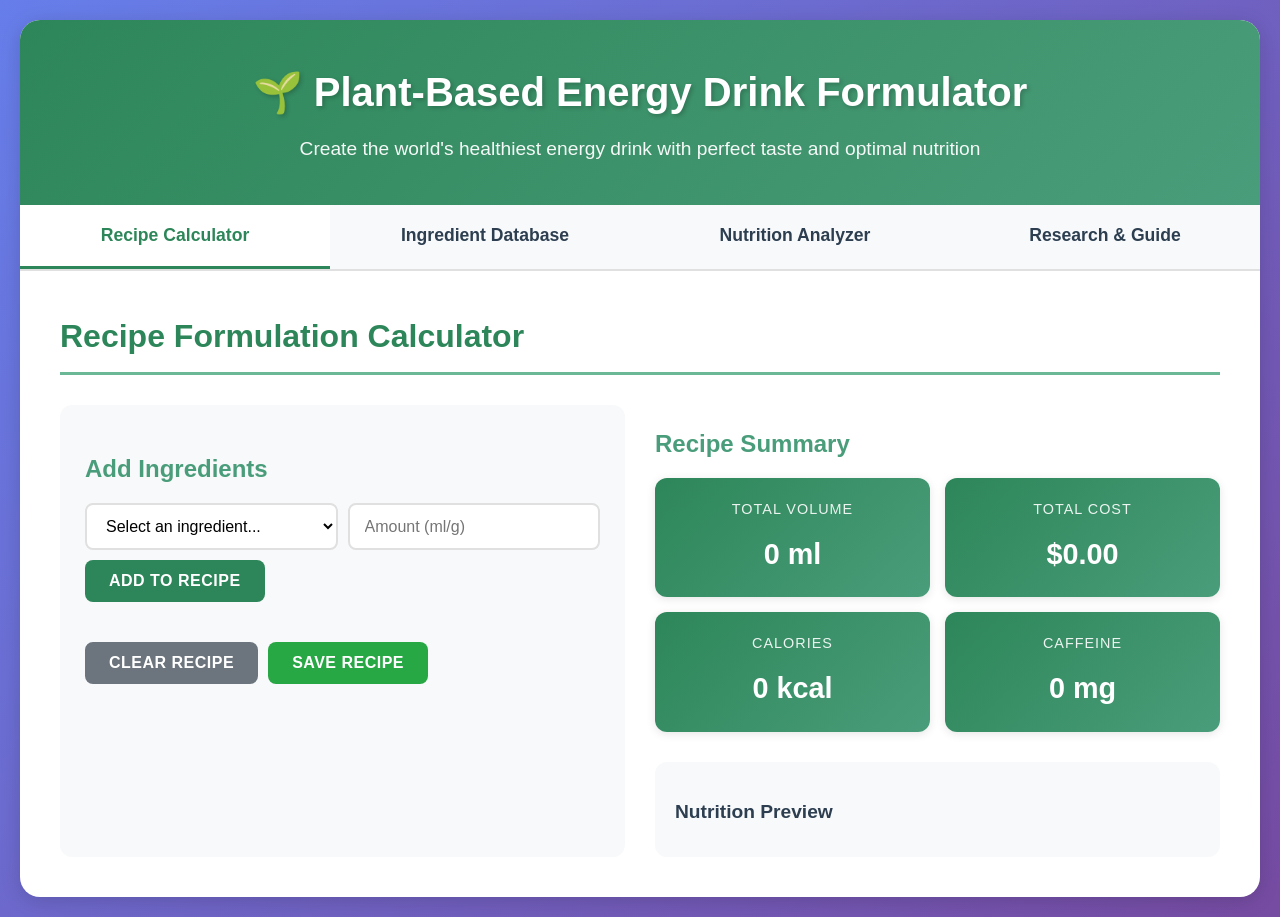
<file: index.html>
<!DOCTYPE html>
<html lang="en">
<head>
    <meta charset="UTF-8">
    <meta name="viewport" content="width=device-width, initial-scale=1.0, user-scalable=no">
    <meta name="apple-mobile-web-app-capable" content="yes">
    <meta name="apple-mobile-web-app-status-bar-style" content="black-translucent">
    <meta name="apple-mobile-web-app-title" content="Energy Formulator">
    <meta name="description" content="Create the world's healthiest plant-based energy drink with perfect taste and optimal nutrition">
    <title>Plant-Based Energy Drink Formulator</title>
    <link rel="manifest" href="manifest.json">
    <link rel="apple-touch-icon" href="icon-192.png">
    <link rel="stylesheet" href="styles.css">
</head>
<body>
    <div class="container">
        <header>
            <h1>🌱 Plant-Based Energy Drink Formulator</h1>
            <p class="subtitle">Create the world's healthiest energy drink with perfect taste and optimal nutrition</p>
        </header>

        <nav class="tabs">
            <button class="tab-btn active" data-tab="calculator">Recipe Calculator</button>
            <button class="tab-btn" data-tab="database">Ingredient Database</button>
            <button class="tab-btn" data-tab="nutrition">Nutrition Analyzer</button>
            <button class="tab-btn" data-tab="research">Research & Guide</button>
        </nav>

        <!-- Recipe Formulation Calculator -->
        <section id="calculator" class="tab-content active">
            <h2>Recipe Formulation Calculator</h2>
            <div class="calculator-grid">
                <div class="ingredient-inputs">
                    <h3>Add Ingredients</h3>
                    <div class="input-group">
                        <select id="ingredient-select" class="form-control">
                            <option value="">Select an ingredient...</option>
                        </select>
                        <input type="number" id="ingredient-amount" class="form-control" placeholder="Amount (ml/g)" step="0.1" min="0">
                        <button id="add-ingredient-btn" class="btn btn-primary">Add to Recipe</button>
                    </div>
                    <div id="recipe-list" class="recipe-list"></div>
                    <div class="recipe-actions">
                        <button id="clear-recipe-btn" class="btn btn-secondary">Clear Recipe</button>
                        <button id="save-recipe-btn" class="btn btn-success">Save Recipe</button>
                    </div>
                </div>
                <div class="recipe-summary">
                    <h3>Recipe Summary</h3>
                    <div id="recipe-stats" class="stats-grid">
                        <div class="stat-card">
                            <div class="stat-label">Total Volume</div>
                            <div class="stat-value" id="total-volume">0 ml</div>
                        </div>
                        <div class="stat-card">
                            <div class="stat-label">Total Cost</div>
                            <div class="stat-value" id="total-cost">$0.00</div>
                        </div>
                        <div class="stat-card">
                            <div class="stat-label">Calories</div>
                            <div class="stat-value" id="total-calories">0 kcal</div>
                        </div>
                        <div class="stat-card">
                            <div class="stat-label">Caffeine</div>
                            <div class="stat-value" id="total-caffeine">0 mg</div>
                        </div>
                    </div>
                    <div class="nutrition-preview">
                        <h4>Nutrition Preview</h4>
                        <div id="nutrition-preview-content"></div>
                    </div>
                </div>
            </div>
        </section>

        <!-- Ingredient Database -->
        <section id="database" class="tab-content">
            <h2>Ingredient Database</h2>
            <div class="search-bar">
                <input type="text" id="ingredient-search" class="form-control" placeholder="Search ingredients...">
                <select id="category-filter" class="form-control">
                    <option value="">All Categories</option>
                    <option value="energy">Energy Sources</option>
                    <option value="flavor">Flavor Enhancers</option>
                    <option value="electrolyte">Electrolytes</option>
                    <option value="antioxidant">Antioxidants</option>
                    <option value="vitamin">Vitamins</option>
                    <option value="sweetener">Natural Sweeteners</option>
                </select>
            </div>
            <div id="ingredient-grid" class="ingredient-grid"></div>
        </section>

        <!-- Nutrition Analyzer -->
        <section id="nutrition" class="tab-content">
            <h2>Nutrition Analyzer</h2>
            <div class="analyzer-container">
                <div class="nutrition-input">
                    <h3>Enter Recipe Nutrition Data</h3>
                    <div class="nutrition-form">
                        <div class="form-row">
                            <label>Volume (ml):</label>
                            <input type="number" id="analyzer-volume" class="form-control" value="250" min="0">
                        </div>
                        <div class="form-row">
                            <label>Calories:</label>
                            <input type="number" id="analyzer-calories" class="form-control" value="0" min="0">
                        </div>
                        <div class="form-row">
                            <label>Caffeine (mg):</label>
                            <input type="number" id="analyzer-caffeine" class="form-control" value="0" min="0">
                        </div>
                        <div class="form-row">
                            <label>Sugar (g):</label>
                            <input type="number" id="analyzer-sugar" class="form-control" value="0" min="0">
                        </div>
                        <div class="form-row">
                            <label>Protein (g):</label>
                            <input type="number" id="analyzer-protein" class="form-control" value="0" min="0">
                        </div>
                        <button id="analyze-btn" class="btn btn-primary">Analyze Nutrition</button>
                    </div>
                </div>
                <div class="nutrition-results">
                    <h3>Analysis Results</h3>
                    <div id="nutrition-analysis" class="analysis-content"></div>
                </div>
            </div>
        </section>

        <!-- Research & Documentation -->
        <section id="research" class="tab-content">
            <h2>Research & Comprehensive Guide</h2>
            <div class="research-content">
                <div class="research-section">
                    <h3>🌿 Plant-Based Energy Sources</h3>
                    <div class="research-card">
                        <h4>Green Tea Extract</h4>
                        <p><strong>Benefits:</strong> Natural caffeine (20-50mg per serving), rich in L-theanine for sustained energy without crashes, high in antioxidants (EGCG).</p>
                        <p><strong>Usage:</strong> 50-100ml per 250ml drink. Provides smooth, sustained energy release.</p>
                    </div>
                    <div class="research-card">
                        <h4>Yerba Mate</h4>
                        <p><strong>Benefits:</strong> Contains caffeine, theobromine, and theophylline for multi-layered energy. Rich in vitamins A, C, E and minerals.</p>
                        <p><strong>Usage:</strong> 30-60ml per 250ml drink. Provides balanced, jitter-free energy.</p>
                    </div>
                    <div class="research-card">
                        <h4>Guarana</h4>
                        <p><strong>Benefits:</strong> Natural caffeine source (2-4x stronger than coffee beans), contains tannins and saponins for sustained release.</p>
                        <p><strong>Usage:</strong> 5-15ml extract per 250ml drink. Provides long-lasting energy boost.</p>
                    </div>
                    <div class="research-card">
                        <h4>Ginseng</h4>
                        <p><strong>Benefits:</strong> Adaptogenic herb that helps body adapt to stress, improves mental clarity and physical endurance.</p>
                        <p><strong>Usage:</strong> 10-20ml extract per 250ml drink. Enhances overall vitality.</p>
                    </div>
                </div>

                <div class="research-section">
                    <h3>🍋 Natural Flavor Enhancers</h3>
                    <div class="research-card">
                        <h4>Citrus Extracts</h4>
                        <p><strong>Lemon, Lime, Grapefruit:</strong> Natural citric acid provides refreshing taste, vitamin C boost, and helps with absorption of other nutrients.</p>
                        <p><strong>Usage:</strong> 20-40ml per 250ml drink for bright, energizing flavor.</p>
                    </div>
                    <div class="research-card">
                        <h4>Ginger</h4>
                        <p><strong>Benefits:</strong> Anti-inflammatory, aids digestion, provides warming, spicy flavor that complements energy drinks.</p>
                        <p><strong>Usage:</strong> 5-15ml extract per 250ml drink.</p>
                    </div>
                    <div class="research-card">
                        <h4>Mint</h4>
                        <p><strong>Benefits:</strong> Refreshing, cooling effect, aids digestion, natural breath freshener.</p>
                        <p><strong>Usage:</strong> 10-20ml extract per 250ml drink.</p>
                    </div>
                </div>

                <div class="research-section">
                    <h3>⚡ Electrolytes & Hydration</h3>
                    <div class="research-card">
                        <h4>Coconut Water</h4>
                        <p><strong>Benefits:</strong> Natural source of potassium, sodium, magnesium. Low in calories, high in hydration.</p>
                        <p><strong>Usage:</strong> 50-100ml per 250ml drink as base or additive.</p>
                    </div>
                    <div class="research-card">
                        <h4>Sea Salt</h4>
                        <p><strong>Benefits:</strong> Provides sodium and trace minerals. Enhances flavor and maintains electrolyte balance.</p>
                        <p><strong>Usage:</strong> Pinch (0.5-1g) per 250ml drink.</p>
                    </div>
                    <div class="research-card">
                        <h4>Magnesium Citrate</h4>
                        <p><strong>Benefits:</strong> Essential for energy production, muscle function, and prevents cramping.</p>
                        <p><strong>Usage:</strong> 100-200mg per 250ml drink.</p>
                    </div>
                </div>

                <div class="research-section">
                    <h3>🍯 Natural Sweeteners</h3>
                    <div class="research-card">
                        <h4>Stevia</h4>
                        <p><strong>Benefits:</strong> Zero calories, 200-300x sweeter than sugar, no glycemic impact, plant-based.</p>
                        <p><strong>Usage:</strong> 0.1-0.3g per 250ml drink (adjust to taste).</p>
                    </div>
                    <div class="research-card">
                        <h4>Monk Fruit Extract</h4>
                        <p><strong>Benefits:</strong> Zero calories, natural, no aftertaste, contains antioxidants.</p>
                        <p><strong>Usage:</strong> 0.2-0.5g per 250ml drink.</p>
                    </div>
                    <div class="research-card">
                        <h4>Agave Nectar</h4>
                        <p><strong>Benefits:</strong> Low glycemic index, natural, provides subtle sweetness and smooth texture.</p>
                        <p><strong>Usage:</strong> 5-15ml per 250ml drink (moderate use for lower sugar).</p>
                    </div>
                </div>

                <div class="research-section">
                    <h3>💊 Vitamins & Antioxidants</h3>
                    <div class="research-card">
                        <h4>Vitamin B Complex</h4>
                        <p><strong>Benefits:</strong> Essential for energy metabolism. B12, B6, B3 (Niacin) convert food to energy.</p>
                        <p><strong>Usage:</strong> 50-100% RDA per 250ml drink.</p>
                    </div>
                    <div class="research-card">
                        <h4>Vitamin C</h4>
                        <p><strong>Benefits:</strong> Antioxidant, supports immune system, enhances iron absorption, natural from citrus.</p>
                        <p><strong>Usage:</strong> 50-200mg per 250ml drink.</p>
                    </div>
                    <div class="research-card">
                        <h4>Coenzyme Q10</h4>
                        <p><strong>Benefits:</strong> Cellular energy production, powerful antioxidant, supports heart health.</p>
                        <p><strong>Usage:</strong> 30-100mg per 250ml drink.</p>
                    </div>
                </div>

                <div class="research-section">
                    <h3>📦 Packaging: Paper Cup with Aluminum Foil</h3>
                    <div class="research-card">
                        <h4>Why This Combination Works</h4>
                        <ul>
                            <li><strong>Paper Cup:</strong> Eco-friendly, biodegradable, sustainable, provides insulation</li>
                            <li><strong>Aluminum Foil Lining:</strong> Excellent thermal barrier, keeps drinks cold longer, prevents condensation, maintains temperature</li>
                            <li><strong>Benefits:</strong> Better than plastic (environmental), better than plain paper (thermal), maintains drink quality</li>
                        </ul>
                        <p><strong>Best Practices:</strong></p>
                        <ul>
                            <li>Use food-grade aluminum foil lining</li>
                            <li>Ensure proper seal to prevent leaks</li>
                            <li>Consider double-wall construction for maximum insulation</li>
                            <li>Use BPA-free materials throughout</li>
                        </ul>
                    </div>
                </div>

                <div class="research-section">
                    <h3>🎯 Optimal Recipe Formulation Strategy</h3>
                    <div class="research-card">
                        <h4>Creating the Perfect Balance</h4>
                        <ol>
                            <li><strong>Base (60-70%):</strong> Coconut water or filtered water with electrolytes</li>
                            <li><strong>Energy Blend (15-20%):</strong> Combination of green tea, yerba mate, guarana (aim for 80-150mg total caffeine)</li>
                            <li><strong>Flavor (10-15%):</strong> Citrus extracts, ginger, mint for refreshing taste</li>
                            <li><strong>Sweetener (2-5%):</strong> Stevia or monk fruit for zero-calorie sweetness</li>
                            <li><strong>Enhancements (3-5%):</strong> Vitamins, antioxidants, adaptogens</li>
                        </ol>
                        <p><strong>Target Nutrition per 250ml:</strong></p>
                        <ul>
                            <li>Calories: 10-30 (low calorie)</li>
                            <li>Caffeine: 80-150mg (moderate, sustained release)</li>
                            <li>Sugar: 0-5g (minimal, from natural sources only)</li>
                            <li>Vitamins: 50-100% RDA of B-complex, C</li>
                            <li>Electrolytes: Balanced sodium, potassium, magnesium</li>
                        </ul>
                    </div>
                </div>

                <div class="research-section">
                    <h3>🔬 Taste Optimization Tips</h3>
                    <div class="research-card">
                        <h4>Maintaining Great Taste</h4>
                        <ul>
                            <li><strong>Balance Acidity:</strong> Use citric acid from natural sources (lemon, lime) - aim for pH 3.5-4.0</li>
                            <li><strong>Mask Bitterness:</strong> Natural sweeteners help mask bitter notes from caffeine sources</li>
                            <li><strong>Layer Flavors:</strong> Combine multiple flavor notes (citrus + mint + ginger) for complexity</li>
                            <li><strong>Cold Extraction:</strong> Cold-brew energy sources to reduce bitterness</li>
                            <li><strong>Natural Carbonation:</strong> Consider light carbonation for refreshing mouthfeel</li>
                            <li><strong>Consistency:</strong> Use natural thickeners like xanthan gum (minimal amounts) for smooth texture</li>
                        </ul>
                    </div>
                </div>

                <div class="research-section">
                    <h3>✅ Health Benefits Summary</h3>
                    <div class="research-card">
                        <h4>Why This is the World's Healthiest Energy Drink</h4>
                        <ul>
                            <li>✅ 100% plant-based, no artificial ingredients</li>
                            <li>✅ Natural caffeine sources with sustained release (no crash)</li>
                            <li>✅ Rich in antioxidants (EGCG, CoQ10, vitamins)</li>
                            <li>✅ Low calorie (10-30 per serving)</li>
                            <li>✅ Zero or minimal sugar</li>
                            <li>✅ Complete electrolyte profile</li>
                            <li>✅ Adaptogenic herbs for stress support</li>
                            <li>✅ Essential vitamins for energy metabolism</li>
                            <li>✅ Natural flavors, no synthetic additives</li>
                            <li>✅ Eco-friendly packaging</li>
                        </ul>
                    </div>
                </div>
            </div>
        </section>
    </div>

    <script src="script.js"></script>
</body>
</html>
</file>
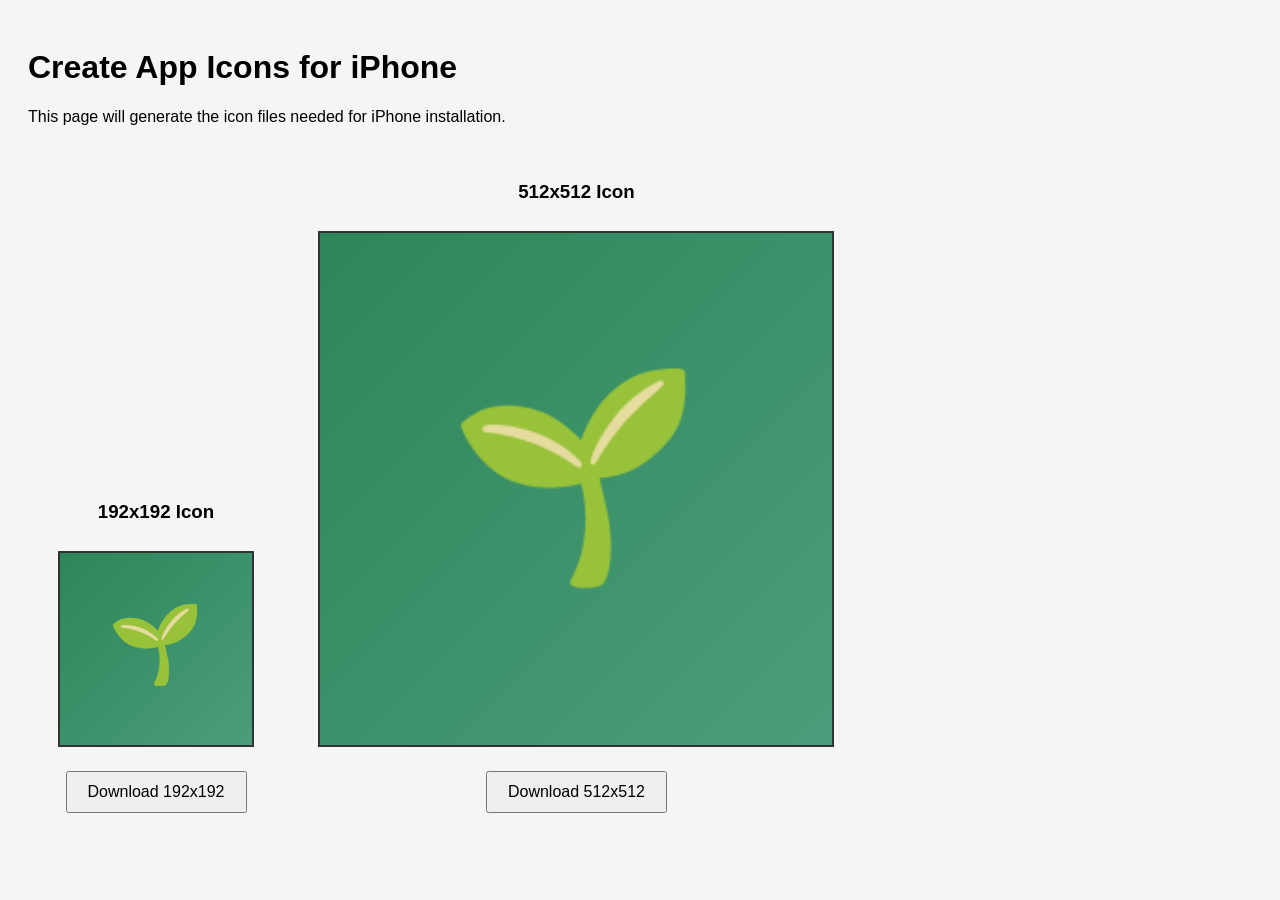
<file: create-icons.html>
<!DOCTYPE html>
<html>
<head>
    <title>Create App Icons</title>
    <style>
        body {
            font-family: Arial, sans-serif;
            padding: 20px;
            background: #f5f5f5;
        }
        .icon-preview {
            display: inline-block;
            margin: 20px;
            text-align: center;
        }
        canvas {
            border: 2px solid #333;
            margin: 10px;
        }
        button {
            padding: 10px 20px;
            font-size: 16px;
            margin: 10px;
            cursor: pointer;
        }
    </style>
</head>
<body>
    <h1>Create App Icons for iPhone</h1>
    <p>This page will generate the icon files needed for iPhone installation.</p>
    
    <div class="icon-preview">
        <h3>192x192 Icon</h3>
        <canvas id="icon192" width="192" height="192"></canvas>
        <br>
        <button onclick="downloadIcon(192)">Download 192x192</button>
    </div>
    
    <div class="icon-preview">
        <h3>512x512 Icon</h3>
        <canvas id="icon512" width="512" height="512"></canvas>
        <br>
        <button onclick="downloadIcon(512)">Download 512x512</button>
    </div>

    <script>
        function createIcon(size) {
            const canvas = document.getElementById(`icon${size}`);
            const ctx = canvas.getContext('2d');
            
            // Create gradient background
            const gradient = ctx.createLinearGradient(0, 0, size, size);
            gradient.addColorStop(0, '#2d8659');
            gradient.addColorStop(1, '#4a9d7a');
            ctx.fillStyle = gradient;
            ctx.fillRect(0, 0, size, size);
            
            // Add emoji/text
            ctx.fillStyle = 'white';
            ctx.font = `bold ${size * 0.4}px Arial`;
            ctx.textAlign = 'center';
            ctx.textBaseline = 'middle';
            ctx.fillText('🌱', size / 2, size / 2);
        }
        
        function downloadIcon(size) {
            const canvas = document.getElementById(`icon${size}`);
            const link = document.createElement('a');
            link.download = `icon-${size}.png`;
            link.href = canvas.toDataURL();
            link.click();
        }
        
        // Create icons on load
        window.onload = function() {
            createIcon(192);
            createIcon(512);
        };
    </script>
</body>
</html>
</file>
<file: styles.css>
* {
    margin: 0;
    padding: 0;
    box-sizing: border-box;
}

:root {
    --primary-color: #2d8659;
    --secondary-color: #4a9d7a;
    --accent-color: #6bb896;
    --text-color: #2c3e50;
    --bg-color: #f8f9fa;
    --card-bg: #ffffff;
    --border-color: #e0e0e0;
    --success-color: #28a745;
    --warning-color: #ffc107;
    --danger-color: #dc3545;
    --shadow: 0 2px 10px rgba(0, 0, 0, 0.1);
    --shadow-hover: 0 4px 20px rgba(0, 0, 0, 0.15);
}

body {
    font-family: 'Segoe UI', Tahoma, Geneva, Verdana, sans-serif;
    background: linear-gradient(135deg, #667eea 0%, #764ba2 100%);
    color: var(--text-color);
    line-height: 1.6;
    min-height: 100vh;
    padding: 20px;
}

.container {
    max-width: 1400px;
    margin: 0 auto;
    background: var(--card-bg);
    border-radius: 20px;
    box-shadow: var(--shadow-hover);
    overflow: hidden;
}

header {
    background: linear-gradient(135deg, var(--primary-color) 0%, var(--secondary-color) 100%);
    color: white;
    padding: 40px;
    text-align: center;
}

header h1 {
    font-size: 2.5em;
    margin-bottom: 10px;
    text-shadow: 2px 2px 4px rgba(0, 0, 0, 0.2);
}

.subtitle {
    font-size: 1.2em;
    opacity: 0.95;
}

.tabs {
    display: flex;
    background: var(--bg-color);
    border-bottom: 2px solid var(--border-color);
    overflow-x: auto;
}

.tab-btn {
    flex: 1;
    padding: 20px;
    background: transparent;
    border: none;
    cursor: pointer;
    font-size: 1.1em;
    font-weight: 600;
    color: var(--text-color);
    transition: all 0.3s ease;
    border-bottom: 3px solid transparent;
    min-width: 200px;
}

.tab-btn:hover {
    background: rgba(45, 134, 89, 0.1);
    color: var(--primary-color);
}

.tab-btn.active {
    color: var(--primary-color);
    border-bottom-color: var(--primary-color);
    background: white;
}

.tab-content {
    display: none;
    padding: 40px;
    animation: fadeIn 0.3s ease;
}

.tab-content.active {
    display: block;
}

@keyframes fadeIn {
    from {
        opacity: 0;
        transform: translateY(10px);
    }
    to {
        opacity: 1;
        transform: translateY(0);
    }
}

h2 {
    color: var(--primary-color);
    margin-bottom: 30px;
    font-size: 2em;
    border-bottom: 3px solid var(--accent-color);
    padding-bottom: 10px;
}

h3 {
    color: var(--secondary-color);
    margin: 20px 0 15px 0;
    font-size: 1.5em;
}

h4 {
    color: var(--text-color);
    margin: 15px 0 10px 0;
    font-size: 1.2em;
}

/* Form Controls */
.form-control {
    width: 100%;
    padding: 12px 15px;
    border: 2px solid var(--border-color);
    border-radius: 8px;
    font-size: 1em;
    transition: all 0.3s ease;
    background: white;
}

.form-control:focus {
    outline: none;
    border-color: var(--primary-color);
    box-shadow: 0 0 0 3px rgba(45, 134, 89, 0.1);
}

.input-group {
    display: flex;
    gap: 10px;
    margin-bottom: 20px;
    flex-wrap: wrap;
}

.input-group .form-control {
    flex: 1;
    min-width: 200px;
}

/* Buttons */
.btn {
    padding: 12px 24px;
    border: none;
    border-radius: 8px;
    font-size: 1em;
    font-weight: 600;
    cursor: pointer;
    transition: all 0.3s ease;
    text-transform: uppercase;
    letter-spacing: 0.5px;
}

.btn-primary {
    background: var(--primary-color);
    color: white;
}

.btn-primary:hover {
    background: var(--secondary-color);
    transform: translateY(-2px);
    box-shadow: var(--shadow);
}

.btn-secondary {
    background: #6c757d;
    color: white;
}

.btn-secondary:hover {
    background: #5a6268;
    transform: translateY(-2px);
}

.btn-success {
    background: var(--success-color);
    color: white;
}

.btn-success:hover {
    background: #218838;
    transform: translateY(-2px);
}

.btn-danger {
    background: var(--danger-color);
    color: white;
    padding: 8px 16px;
    font-size: 0.9em;
}

.btn-danger:hover {
    background: #c82333;
}

/* Calculator Grid */
.calculator-grid {
    display: grid;
    grid-template-columns: 1fr 1fr;
    gap: 30px;
    margin-top: 20px;
}

@media (max-width: 968px) {
    .calculator-grid {
        grid-template-columns: 1fr;
    }
}

.ingredient-inputs {
    background: var(--bg-color);
    padding: 25px;
    border-radius: 12px;
}

.recipe-list {
    margin: 20px 0;
    max-height: 400px;
    overflow-y: auto;
}

.recipe-item {
    background: white;
    padding: 15px;
    margin-bottom: 10px;
    border-radius: 8px;
    display: flex;
    justify-content: space-between;
    align-items: center;
    box-shadow: var(--shadow);
    transition: all 0.3s ease;
}

.recipe-item:hover {
    transform: translateX(5px);
    box-shadow: var(--shadow-hover);
}

.recipe-item-info {
    flex: 1;
}

.recipe-item-name {
    font-weight: 600;
    color: var(--primary-color);
    margin-bottom: 5px;
}

.recipe-item-details {
    font-size: 0.9em;
    color: #666;
}

.recipe-actions {
    display: flex;
    gap: 10px;
    margin-top: 20px;
}

/* Stats Grid */
.stats-grid {
    display: grid;
    grid-template-columns: repeat(2, 1fr);
    gap: 15px;
    margin-bottom: 30px;
}

.stat-card {
    background: linear-gradient(135deg, var(--primary-color) 0%, var(--secondary-color) 100%);
    color: white;
    padding: 20px;
    border-radius: 12px;
    text-align: center;
    box-shadow: var(--shadow);
    transition: all 0.3s ease;
}

.stat-card:hover {
    transform: translateY(-5px);
    box-shadow: var(--shadow-hover);
}

.stat-label {
    font-size: 0.9em;
    opacity: 0.9;
    margin-bottom: 10px;
    text-transform: uppercase;
    letter-spacing: 1px;
}

.stat-value {
    font-size: 1.8em;
    font-weight: bold;
}

.nutrition-preview {
    background: var(--bg-color);
    padding: 20px;
    border-radius: 12px;
    margin-top: 20px;
}

.nutrition-preview-content {
    display: grid;
    grid-template-columns: repeat(auto-fit, minmax(150px, 1fr));
    gap: 15px;
}

.nutrition-item {
    background: white;
    padding: 15px;
    border-radius: 8px;
    text-align: center;
    box-shadow: var(--shadow);
}

.nutrition-item-label {
    font-size: 0.85em;
    color: #666;
    margin-bottom: 5px;
}

.nutrition-item-value {
    font-size: 1.3em;
    font-weight: bold;
    color: var(--primary-color);
}

/* Ingredient Database */
.search-bar {
    display: flex;
    gap: 15px;
    margin-bottom: 30px;
    flex-wrap: wrap;
}

.search-bar .form-control {
    flex: 1;
    min-width: 250px;
}

.ingredient-grid {
    display: grid;
    grid-template-columns: repeat(auto-fill, minmax(300px, 1fr));
    gap: 20px;
}

.ingredient-card {
    background: white;
    border: 2px solid var(--border-color);
    border-radius: 12px;
    padding: 20px;
    transition: all 0.3s ease;
    box-shadow: var(--shadow);
}

.ingredient-card:hover {
    transform: translateY(-5px);
    box-shadow: var(--shadow-hover);
    border-color: var(--primary-color);
}

.ingredient-card-header {
    display: flex;
    justify-content: space-between;
    align-items: start;
    margin-bottom: 15px;
}

.ingredient-name {
    font-size: 1.3em;
    font-weight: bold;
    color: var(--primary-color);
}

.ingredient-category {
    background: var(--accent-color);
    color: white;
    padding: 5px 12px;
    border-radius: 20px;
    font-size: 0.8em;
    text-transform: uppercase;
}

.ingredient-properties {
    margin: 15px 0;
}

.property-row {
    display: flex;
    justify-content: space-between;
    padding: 8px 0;
    border-bottom: 1px solid var(--border-color);
}

.property-row:last-child {
    border-bottom: none;
}

.property-label {
    font-weight: 600;
    color: #666;
}

.property-value {
    color: var(--text-color);
}

.ingredient-description {
    margin-top: 15px;
    padding-top: 15px;
    border-top: 2px solid var(--border-color);
    color: #666;
    font-size: 0.95em;
    line-height: 1.6;
}

/* Nutrition Analyzer */
.analyzer-container {
    display: grid;
    grid-template-columns: 1fr 1fr;
    gap: 30px;
    margin-top: 20px;
}

@media (max-width: 968px) {
    .analyzer-container {
        grid-template-columns: 1fr;
    }
}

.nutrition-input {
    background: var(--bg-color);
    padding: 25px;
    border-radius: 12px;
}

.nutrition-form {
    display: flex;
    flex-direction: column;
    gap: 20px;
}

.form-row {
    display: flex;
    flex-direction: column;
    gap: 8px;
}

.form-row label {
    font-weight: 600;
    color: var(--text-color);
}

.nutrition-results {
    background: var(--bg-color);
    padding: 25px;
    border-radius: 12px;
}

.analysis-content {
    background: white;
    padding: 20px;
    border-radius: 8px;
    box-shadow: var(--shadow);
}

.analysis-item {
    padding: 15px;
    margin-bottom: 10px;
    border-radius: 8px;
    border-left: 4px solid var(--primary-color);
    background: var(--bg-color);
}

.analysis-item-label {
    font-weight: 600;
    color: var(--primary-color);
    margin-bottom: 5px;
}

.analysis-item-value {
    font-size: 1.2em;
    color: var(--text-color);
}

.analysis-recommendation {
    margin-top: 15px;
    padding: 15px;
    background: #e7f5e7;
    border-radius: 8px;
    border-left: 4px solid var(--success-color);
}

.analysis-warning {
    margin-top: 15px;
    padding: 15px;
    background: #fff3cd;
    border-radius: 8px;
    border-left: 4px solid var(--warning-color);
}

/* Research Section */
.research-content {
    max-width: 1000px;
}

.research-section {
    margin-bottom: 40px;
}

.research-card {
    background: white;
    border: 2px solid var(--border-color);
    border-radius: 12px;
    padding: 25px;
    margin-bottom: 20px;
    box-shadow: var(--shadow);
    transition: all 0.3s ease;
}

.research-card:hover {
    box-shadow: var(--shadow-hover);
    border-color: var(--accent-color);
}

.research-card h4 {
    color: var(--primary-color);
    margin-bottom: 15px;
    font-size: 1.3em;
}

.research-card p {
    margin-bottom: 10px;
    line-height: 1.8;
}

.research-card ul,
.research-card ol {
    margin: 15px 0 15px 25px;
    line-height: 1.8;
}

.research-card li {
    margin-bottom: 8px;
}

.research-card strong {
    color: var(--primary-color);
}

/* Scrollbar Styling */
::-webkit-scrollbar {
    width: 10px;
    height: 10px;
}

::-webkit-scrollbar-track {
    background: var(--bg-color);
}

::-webkit-scrollbar-thumb {
    background: var(--primary-color);
    border-radius: 5px;
}

::-webkit-scrollbar-thumb:hover {
    background: var(--secondary-color);
}

/* Responsive Design */
@media (max-width: 768px) {
    header h1 {
        font-size: 1.8em;
    }

    .subtitle {
        font-size: 1em;
    }

    .tab-content {
        padding: 20px;
    }

    .tabs {
        flex-direction: column;
    }

    .tab-btn {
        min-width: 100%;
    }

    .stats-grid {
        grid-template-columns: 1fr;
    }
}

/* Loading and Empty States */
.empty-state {
    text-align: center;
    padding: 40px;
    color: #999;
}

.empty-state-icon {
    font-size: 4em;
    margin-bottom: 20px;
    opacity: 0.5;
}

/* Success Messages */
.success-message {
    background: #d4edda;
    color: #155724;
    padding: 15px;
    border-radius: 8px;
    margin: 15px 0;
    border-left: 4px solid var(--success-color);
}
</file>
